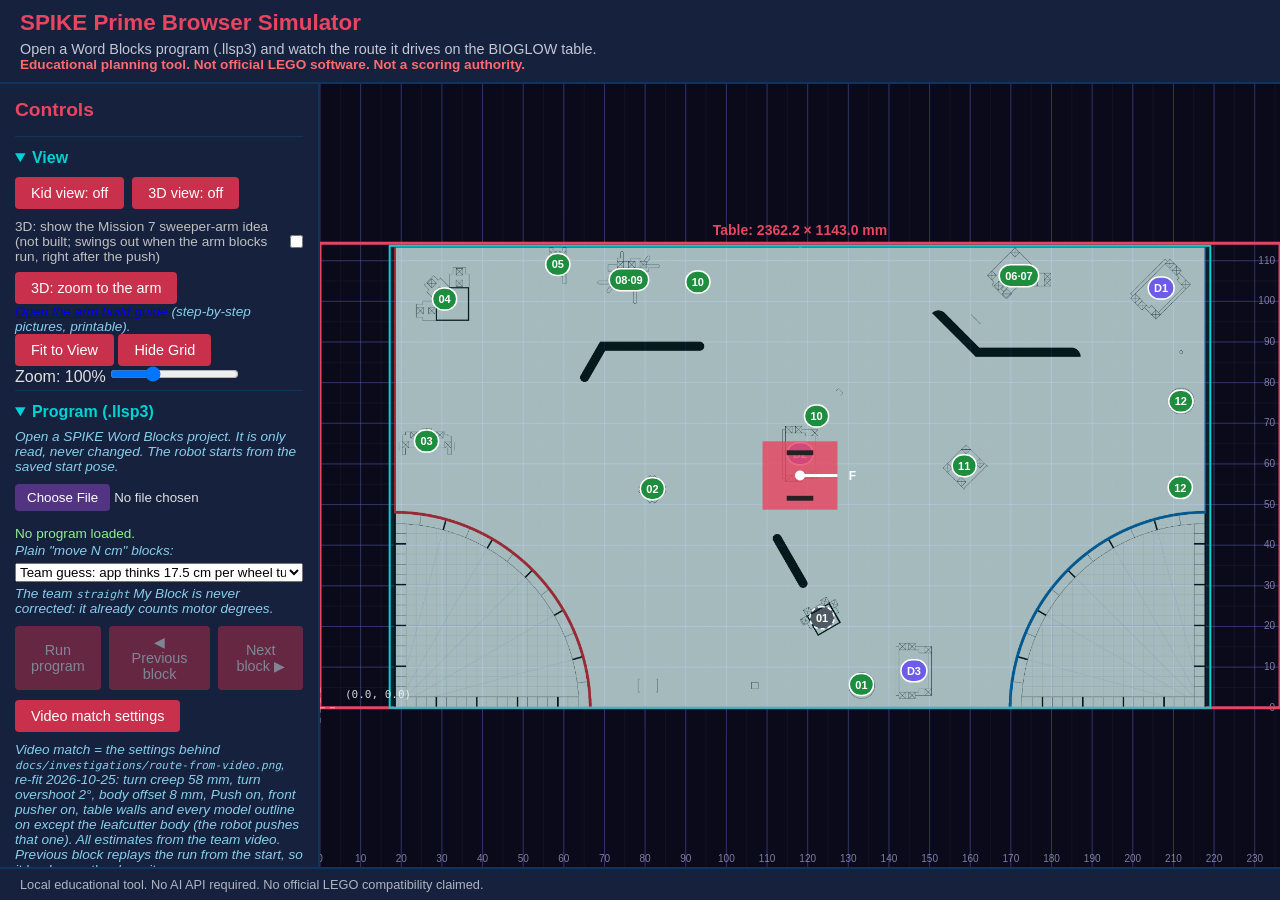
<file: index.html>
<!doctype html>
<html lang="en">
<head>
<meta charset="utf-8">
<meta name="viewport" content="width=device-width, initial-scale=1">
<title>SPIKE Prime Route Simulator</title>
<meta http-equiv="refresh" content="0; url=simulator/">
</head>
<body style="background:#1a1a2e;color:#e0e0e0;font-family:sans-serif;padding:16px">
<p><a href="simulator/" style="color:#feca57">Open the SPIKE Prime Route Simulator</a></p>
</body>
</html>
</file>
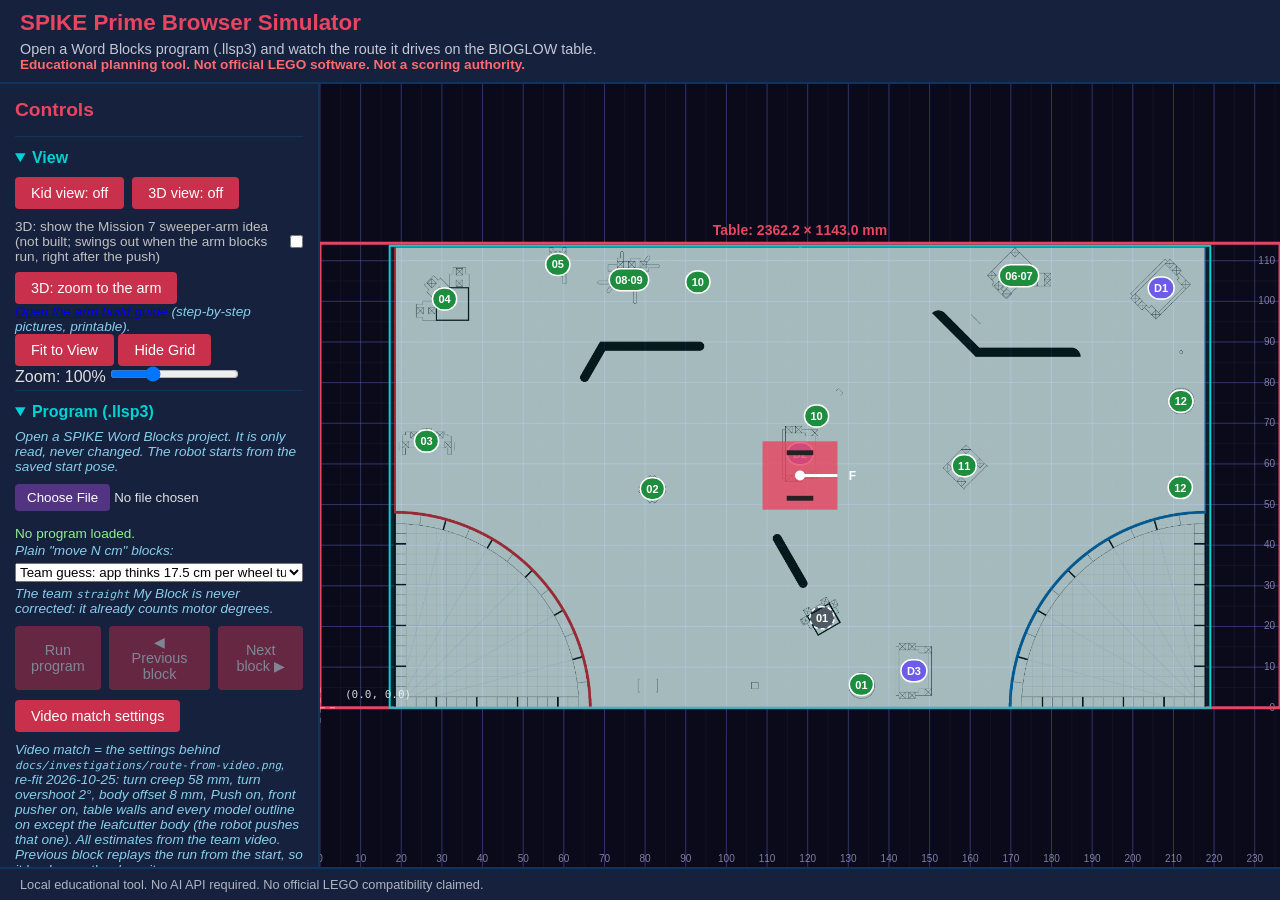
<file: simulator/index.html>
<!DOCTYPE html>
<html lang="en">
<head>
    <meta charset="UTF-8">
    <meta name="viewport" content="width=device-width, initial-scale=1.0">
    <title>SPIKE Prime Route Simulator</title>
    <link rel="stylesheet" href="styles.css?v=20261028a">
</head>
<body>
    <div id="app">
        <header>
            <h1>SPIKE Prime Browser Simulator</h1>
            <p class="subtitle">Open a Word Blocks program (.llsp3) and watch the route it drives on the BIOGLOW table.</p>
            <p class="warning">Educational planning tool. Not official LEGO software. Not a scoring authority.</p>
        </header>

        <main>
            <aside id="controls">
                <h2>Controls</h2>

                <details id="view-controls" open>
                    <summary>View</summary>
                    <div class="button-row">
                        <button id="btn-kid-view" aria-pressed="false">Kid view: off</button>
                        <button id="btn-3d" aria-pressed="false">3D view: off</button>
                    </div>
                    <p class="note kid-only">Kid view hides the grown-up settings and uses the settings from our robot video. Press it again to see everything.</p>
                    <div class="control-row">
                        <label for="show-sweeper">3D: show the Mission 7 sweeper-arm idea (not built; swings out when the arm blocks run, right after the push)</label>
                        <input type="checkbox" id="show-sweeper">
                    </div>
                    <button id="btn-zoom-arm">3D: zoom to the arm</button>
                    <p class="note"><a href="arm-build.html" target="_blank" rel="noopener">Open the arm build guide</a> (step-by-step pictures, printable).</p>
                    <p id="note-3d" class="note hidden">3D: drag to look around, scroll to zoom, right-drag to slide. Model heights are guesses. To move the robot by hand, go back to 2D.</p>
                    <button id="btn-fit-view">Fit to View</button>
                    <button id="btn-toggle-grid">Toggle Grid</button>
                    <div id="zoom-control">
                        <label for="zoom-slider">Zoom: <span id="zoom-value">100%</span></label>
                        <input type="range" id="zoom-slider" min="10" max="300" value="100">
                    </div>
                </details>
                <details id="program-panel" open>
                    <summary>Program (.llsp3)</summary>
                    <p class="note">Open a SPIKE Word Blocks project. It is only read, never changed. The robot starts from the saved start pose.</p>
                    <input type="file" id="program-file" accept=".llsp3">
                    <p id="program-info" class="info">No program loaded.</p>
                    <label for="program-move-mode" class="note">Plain "move N cm" blocks:</label>
                    <select id="program-move-mode">
                        <option value="commanded">Drive the cm asked</option>
                        <option value="app-guess" selected>Team guess: app thinks 17.5 cm per wheel turn</option>
                    </select>
                    <p class="note">The team <code>straight</code> My Block is never corrected: it already counts motor degrees.</p>
                    <div class="button-row">
                        <button id="btn-program-run">Run program</button>
                        <button id="btn-program-prev">◀ Previous block</button>
                        <button id="btn-program-next">Next block ▶</button>
                    </div>
                    <div class="button-row">
                        <button id="btn-video-match">Video match settings</button>
                    </div>
                    <p class="note">Video match = the settings behind <code>docs/investigations/route-from-video.png</code>, re-fit 2026-10-25: turn creep 58 mm, turn overshoot 2°, body offset 8 mm, Push on, front pusher on, table walls and every model outline on except the leafcutter body (the robot pushes that one). All estimates from the team video. Previous block replays the run from the start, so it lands exactly where it was.</p>
                    <div id="program-now" class="info"></div>
                    <ol id="program-list"></ol>
                    <table id="program-sensors">
                        <tr><td>Word Blocks yaw (clockwise +):</td><td id="prog-yaw">–</td></tr>
                        <tr><td>Relative position B:</td><td id="prog-pos-b">–</td></tr>
                        <tr><td>Relative position A:</td><td id="prog-pos-a">–</td></tr>
                        <tr><td>Attachment motors:</td><td id="prog-attach">–</td></tr>
                    </table>
                    <ul id="program-notes" class="warning"></ul>
                    <p class="note">Assumed, not confirmed: port B turns the left wheel and A the right. That is the only layout that matches both records (BA drives forward, turn 90 turns right). So pair AB drives backward. One loop pass takes one 5 ms step.</p>
                </details>

                <details id="run-controls" open>
                    <summary>Run Controls</summary>
                    <div class="control-row">
                        <label for="test-playback">Playback speed (×):</label>
                        <select id="test-playback">
                            <option value="0.25">0.25</option>
                            <option value="0.5">0.5</option>
                            <option value="1" selected>1</option>
                            <option value="2">2</option>
                            <option value="5">5</option>
                            <option value="10">10</option>
                        </select>
                    </div>
                    <div class="button-row">
                        <button id="btn-test-pause">Pause</button>
                        <button id="btn-test-step">Step 5 ms</button>
                        <button id="btn-test-stop">Stop</button>
                        <button id="btn-sim-reset">Reset</button>
                    </div>
                    <p id="mission-status" class="info" aria-live="polite"></p>
                    <div class="control-row">
                        <label for="table-walls">Table walls stop the robot:</label>
                        <input type="checkbox" id="table-walls" checked>
                    </div>
                    <p class="note">The robot's whole body box counts, not just its centre. If any corner touches a wall (or a model ticked in BIOGLOW Missions), the run pauses. The body box is centred on the wheels until the body offset is measured.</p>
                    <p class="note"><strong>Closest approach</strong> (walls and ticked models, nearest first). Gap = robot body (and the front pusher, if ticked) to the outline, in mm. Clears on Reset or when you tick or untick a model.</p>
                    <table id="clearance"></table>
                    <p class="note"><strong>Turns</strong> (in-place spins this run). Turned = how far it spun. Centre moved = how far the point between the wheels slid: the simulator's wheels are perfect, so this stays 0 unless the two wheels were told different speeds. On the real robot, a turn that moves the centre means slipping or bumping into something. Nearest = the closest wall or ticked model during that spin, and which part of the robot was nearest.</p>
                    <table id="turns"></table>
                </details>


                <details id="robot-controls" open>
                    <summary>Robot Placement</summary>
                    <p class="note">Body size is the team's measurement (no attachments). Drag the robot to move it. Use the 90° buttons to turn it.</p>
                    <div class="control-row">
                        <label for="robot-length">Body length (mm):</label>
                        <input type="number" id="robot-length" step="0.1" value="184.15">
                    </div>
                    <div class="control-row">
                        <label for="robot-width">Body width (mm):</label>
                        <input type="number" id="robot-width" step="0.1" value="168.275">
                    </div>
                    <div class="control-row">
                        <label for="robot-offset">Body offset (mm the body's middle sits ahead of the wheel axle; minus = behind; not measured):</label>
                        <input type="number" id="robot-offset" step="1" min="-80" max="80" value="0">
                    </div>
                    <div class="control-row">
                        <label for="robot-x">Position X (mm):</label>
                        <input type="number" id="robot-x" step="0.1" value="1181.1">
                    </div>
                    <div class="control-row">
                        <label for="robot-y">Position Y (mm):</label>
                        <input type="number" id="robot-y" step="0.1" value="571.5">
                    </div>
                    <div class="control-row">
                        <label for="robot-heading">Heading (°, 0 = right, + = counterclockwise):</label>
                        <input type="number" id="robot-heading" step="0.1" value="0">
                    </div>
                    <div class="button-row">
                        <button id="btn-rotate-left">⟲ Turn left 90°</button>
                        <button id="btn-rotate-right">⟳ Turn right 90°</button>
                    </div>
                    <div class="button-row">
                        <button id="btn-save-pose">Save as Start Pose</button>
                        <button id="btn-reset-pose">Reset to Start Pose</button>
                    </div>
                    <div id="start-pose-info" class="info">Start pose not saved yet.</div>
                </details>




                <details id="sensors" open>
                    <summary>Sensors and Telemetry</summary>
                    <table>
                        <tr><td>Status:</td><td id="tel-status">stopped</td></tr>
                        <tr><td>Time (simulation):</td><td id="tel-time">0.000 s</td></tr>
                        <tr><td>X:</td><td id="tel-x">0 mm</td></tr>
                        <tr><td>Y:</td><td id="tel-y">0 mm</td></tr>
                        <tr><td>World heading:</td><td id="tel-heading">0°</td></tr>
                        <tr><td>Gyro since reset:</td><td id="tel-gyro">0°</td></tr>
                        <tr><td>Logical left encoder:</td><td id="tel-enc-left">0°</td></tr>
                        <tr><td>Logical right encoder:</td><td id="tel-enc-right">0°</td></tr>
                    </table>
                    <p class="note">Heading and gyro: counterclockwise is +. SPIKE Word Blocks yaw counts clockwise as +, so it shows the opposite sign. Gyro is not wrapped (two left spins read 720°).</p>
                    <p class="note">Encoders are logical left/right, not ports A/B, because the A/B left/right mapping is not confirmed.</p>
                    <div id="tel-fault" class="warning hidden"></div>
                    <div class="button-row">
                        <button id="btn-gyro-reset">Reset gyro</button>
                    </div>
                    <div class="control-row">
                        <label for="path-show">Show path:</label>
                        <input type="checkbox" id="path-show" checked>
                    </div>
                    <div class="button-row">
                        <button id="btn-path-clear">Clear path</button>
                    </div>
                </details>
                <details id="mission-panel" open>
                    <summary>BIOGLOW Missions</summary>
                    <p class="note">Rules copied from the Robot Game Rulebook and Challenge Updates (see README). The rulebook is the authority. This is not a scorer.</p>
                    <div class="control-row">
                        <label for="mission-show">Show mission markers on the map:</label>
                        <input type="checkbox" id="mission-show" checked>
                    </div>
                    <select id="mission-select" aria-label="Mission"></select>
                    <div id="mission-detail"></div>
                    <p class="note">Markers are labels placed from the wireframe, good to about 15 mm. They are not collision shapes.</p>
                    <p class="note"><strong>Models that stop the robot</strong> (all off to start with, all estimates). If the robot touches a ticked model, the run pauses, unless "push" is ticked.</p>
                    <div class="control-row">
                        <label for="contact-push">Push: ticked models shove the robot aside, the run keeps going:</label>
                        <input type="checkbox" id="contact-push">
                    </div>
                    <div class="control-row">
                        <label for="front-pusher">Front pusher on the robot (from the video: 4 cm out, 4 cm wide, a bit left of centre):</label>
                        <input type="checkbox" id="front-pusher">
                    </div>
                    <div class="button-row">
                        <button id="obstacle-all-on">All on</button>
                        <button id="obstacle-all-off">All off</button>
                    </div>
                    <div id="obstacle-list"></div>
                    <p class="note">Outlines are read off the wireframe picture (good to about 5 mm). The real models' levers, plants and wires stick out further, and thin arms are left out. The robot touches Missions 06/07 and 11 on purpose, so ticking those will pause the run when it pushes them.</p>
                </details>

                <details id="drive-settings">
                    <summary>Drive Settings</summary>
                    <div class="control-row">
                        <label for="drive-preset">Robot profile:</label>
                        <select id="drive-preset">
                            <option value="team" selected>Team robot (estimates from the video)</option>
                            <option value="ideal">Ideal robot (perfect turns and moves)</option>
                            <option value="custom">Custom</option>
                        </select>
                    </div>
                    <p class="note">Team robot = plain "move N cm" blocks drive 17.5-cm-per-wheel-turn too far (team record, 20.5 vs 17.5 cm) and every turn goes 5° too far (read from the gyro video). Both are estimates, not measurements. Ideal = the old simulator defaults. Changing either number by hand switches this to Custom.</p>
                    <p class="note">Wheel diameter is from the team record (about 20.5 cm per wheel turn). Everything else is an example or estimate, not a measurement of our robot.</p>
                    <div class="control-row">
                        <label for="drive-wheel-diameter">Wheel diameter (mm):</label>
                        <input type="number" id="drive-wheel-diameter" step="0.1" value="65.3">
                    </div>
                    <div class="control-row">
                        <label for="drive-track-width">Track width (mm, example):</label>
                        <input type="number" id="drive-track-width" step="0.1" value="112">
                    </div>
                    <div class="control-row">
                        <label for="drive-gear-ratio">Gear ratio (motor turns per wheel turn, example):</label>
                        <input type="number" id="drive-gear-ratio" step="0.01" value="1">
                    </div>
                    <div class="control-row">
                        <label for="drive-max-speed">Max motor speed at 100% (deg/s, estimate):</label>
                        <input type="number" id="drive-max-speed" step="1" value="1050">
                    </div>
                    <div class="control-row">
                        <label for="drive-left-sign">Left motor encoder sign (example):</label>
                        <select id="drive-left-sign"><option value="1">+1</option><option value="-1">-1</option></select>
                    </div>
                    <div class="control-row">
                        <label for="drive-right-sign">Right motor encoder sign (example):</label>
                        <select id="drive-right-sign"><option value="1">+1</option><option value="-1">-1</option></select>
                    </div>
                    <p class="note">Encoder sign = which way the motor counts when its wheel rolls forward. It does not change which way the robot drives.</p>
                    <div class="control-row">
                        <label for="drive-turn-overshoot">Turn overshoot (° after each in-place turn, estimate):</label>
                        <input type="number" id="drive-turn-overshoot" step="0.5" min="0" max="45" value="5">
                    </div>
                    <p class="note">Not measured (5 is read from the video). 0 = ideal motors that stop at once. Used only by .llsp3 programs: after "stop moving" ends a spin, the robot keeps turning this much further.</p>
                    <div class="control-row">
                        <label for="drive-turn-creep">Turn creep (mm the robot slides back when a turn starts at 42% speed; hypothesis):</label>
                        <input type="number" id="drive-turn-creep" step="5" min="0" max="300" value="0">
                    </div>
                    <p class="note">Hypothesis from the team video: fast-starting turns slid back (about 6 cm for <code>turn 85</code>, which starts at 42%; about 0 for <code>turn 20</code>, 16%). Scaled by (start speed - 15%) / 27%. 0 = no creep. Measure it with turn-test on the mat (tape marks).</p>
                    <table>
                        <tr><td>Team movement pair:</td><td>BA</td></tr>
                        <tr><td>Which of A/B is left:</td><td>Not confirmed</td></tr>
                    </table>
                    <div id="drive-errors" class="warning hidden"></div>
                </details>

                <details id="table-info">
                    <summary>Table Dimensions</summary>
                    <table>
                        <tr><td>Interior X:</td><td>2362.2 mm</td></tr>
                        <tr><td>Interior Y:</td><td>1143 mm</td></tr>
                        <tr><td>Aspect ratio:</td><td id="table-aspect">2.067</td></tr>
                    </table>
                </details>

                <details id="mat-controls">
                    <summary>Mat Placement</summary>
                    <p class="note">Aligned to the bottom wall and centred left to right, as the Robot Game Rulebook (Field Setup, Step 1) says.</p>
                    <div class="control-row">
                        <label for="mat-x">Mat X offset (mm):</label>
                        <input type="number" id="mat-x" step="0.01" value="171.45">
                    </div>
                    <div class="control-row">
                        <label for="mat-y">Mat Y offset (mm):</label>
                        <input type="number" id="mat-y" step="0.01" value="0">
                    </div>
                    <div class="control-row">
                        <label for="mat-rotation">Mat rotation (°):</label>
                        <input type="number" id="mat-rotation" step="0.1" value="0">
                    </div>
                    <div id="mat-warning" class="warning hidden">Mat extends outside table!</div>
                    <table>
                        <tr><td>Mat X:</td><td>2019.3 mm</td></tr>
                        <tr><td>Mat Y:</td><td>1136.65 mm</td></tr>
                    </table>
                </details>

                <details id="background-controls">
                    <summary>Background Image</summary>
                    <div class="button-row">
                        <button id="btn-load-bioglow">Load BIOGLOW Wireframe</button>
                    </div>
                    <input type="file" id="bg-file" accept="image/png,image/jpeg,image/jpg">
                    <button id="btn-remove-bg" class="hidden">Remove Background</button>
                    <div id="bg-settings" class="hidden">
                        <p id="bg-source" class="info"></p>
                        <canvas id="bg-preview" width="280" height="160" title="Whole image. Red box = crop used as the mat."></canvas>
                        <div class="control-row">
                            <label for="bg-show">Show background:</label>
                            <input type="checkbox" id="bg-show" checked>
                        </div>
                        <div class="control-row">
                            <label for="bg-opacity">Opacity:</label>
                            <input type="range" id="bg-opacity" min="0" max="100" value="70">
                            <span id="bg-opacity-value">70%</span>
                        </div>
                        <p class="info">Crop = the part of the image that is the mat edge (image pixels, from top-left).</p>
                        <div class="control-row">
                            <label for="bg-crop-x">Crop left (px):</label>
                            <input type="number" id="bg-crop-x" step="1" value="0">
                        </div>
                        <div class="control-row">
                            <label for="bg-crop-y">Crop top (px):</label>
                            <input type="number" id="bg-crop-y" step="1" value="0">
                        </div>
                        <div class="control-row">
                            <label for="bg-crop-w">Crop width (px):</label>
                            <input type="number" id="bg-crop-w" step="1" value="0">
                        </div>
                        <div class="control-row">
                            <label for="bg-crop-h">Crop height (px):</label>
                            <input type="number" id="bg-crop-h" step="1" value="0">
                        </div>
                        <div class="control-row">
                            <label for="bg-orientation">Orientation (°):</label>
                            <select id="bg-orientation">
                                <option value="0">0</option>
                                <option value="90">90</option>
                                <option value="180">180</option>
                                <option value="270">270</option>
                            </select>
                        </div>
                        <div class="button-row">
                            <button id="btn-reset-crop">Reset Crop</button>
                        </div>
                        <div id="aspect-check" class="info"></div>
                        <p class="warning">Artwork only. Not collision geometry, not a sensor map.</p>
                    </div>
                </details>
                <details id="grid-controls">
                    <summary>Grid Settings</summary>
                    <div class="control-row">
                        <label for="grid-minor">Minor spacing (mm):</label>
                        <input type="number" id="grid-minor" step="1" value="50">
                    </div>
                    <div class="control-row">
                        <label for="grid-major">Major spacing (mm):</label>
                        <input type="number" id="grid-major" step="1" value="100">
                    </div>
                </details>

                <details id="movement-test">
                    <summary>Movement Test</summary>
                    <p class="note">Bounded physics test: two wheel speeds for a set time. + speed rolls that wheel forward.</p>
                    <div class="control-row">
                        <label for="test-left">Left wheel speed (%):</label>
                        <input type="number" id="test-left" min="-100" max="100" step="1" value="50">
                    </div>
                    <div class="control-row">
                        <label for="test-right">Right wheel speed (%):</label>
                        <input type="number" id="test-right" min="-100" max="100" step="1" value="50">
                    </div>
                    <div class="control-row">
                        <label for="test-duration">Duration (simulation s):</label>
                        <input type="number" id="test-duration" min="0.005" max="600" step="0.1" value="2">
                    </div>
                    <div class="button-row">
                        <button id="btn-test-start">Start test</button>
                    </div>
                </details>
                <details id="cursor-info">
                    <summary>Cursor Position</summary>
                    <table>
                        <tr><td>X:</td><td id="cursor-x-mm">0 mm</td></tr>
                        <tr><td>Y:</td><td id="cursor-y-mm">0 mm</td></tr>
                        <tr><td>X:</td><td id="cursor-x-cm">0 cm</td></tr>
                        <tr><td>Y:</td><td id="cursor-y-cm">0 cm</td></tr>
                    </table>
                </details>
            </aside>

            <div id="canvas-container">
                <div id="view3d" class="hidden"></div>
                <canvas id="simulator" role="img" aria-label="Robot game table seen from above: the mat, the robot, the models and the path the robot drove. Robot position and heading are in Robot Placement and Sensors."></canvas>
                <p id="sr-status" class="sr-only" aria-live="polite"></p>
            </div>
        </main>

        <footer>
            <p>Local educational tool. No AI API required. No official LEGO compatibility claimed.</p>
        </footer>
    </div>

    <script src="physics.js?v=20261028a"></script>
    <script src="llsp3.js?v=20261028a"></script>
    <script src="wordblocks.js?v=20261028a"></script>
    <script src="missions.js?v=20261028a"></script>
    <script src="vendor/three.min.js"></script>
    <script src="vendor/OrbitControls.js"></script>
    <script src="models3d.js?v=20261028a"></script>
    <script src="view3d.js?v=20261028a"></script>
    <script src="app.js?v=20261028a"></script>
</body>
</html>
</file>
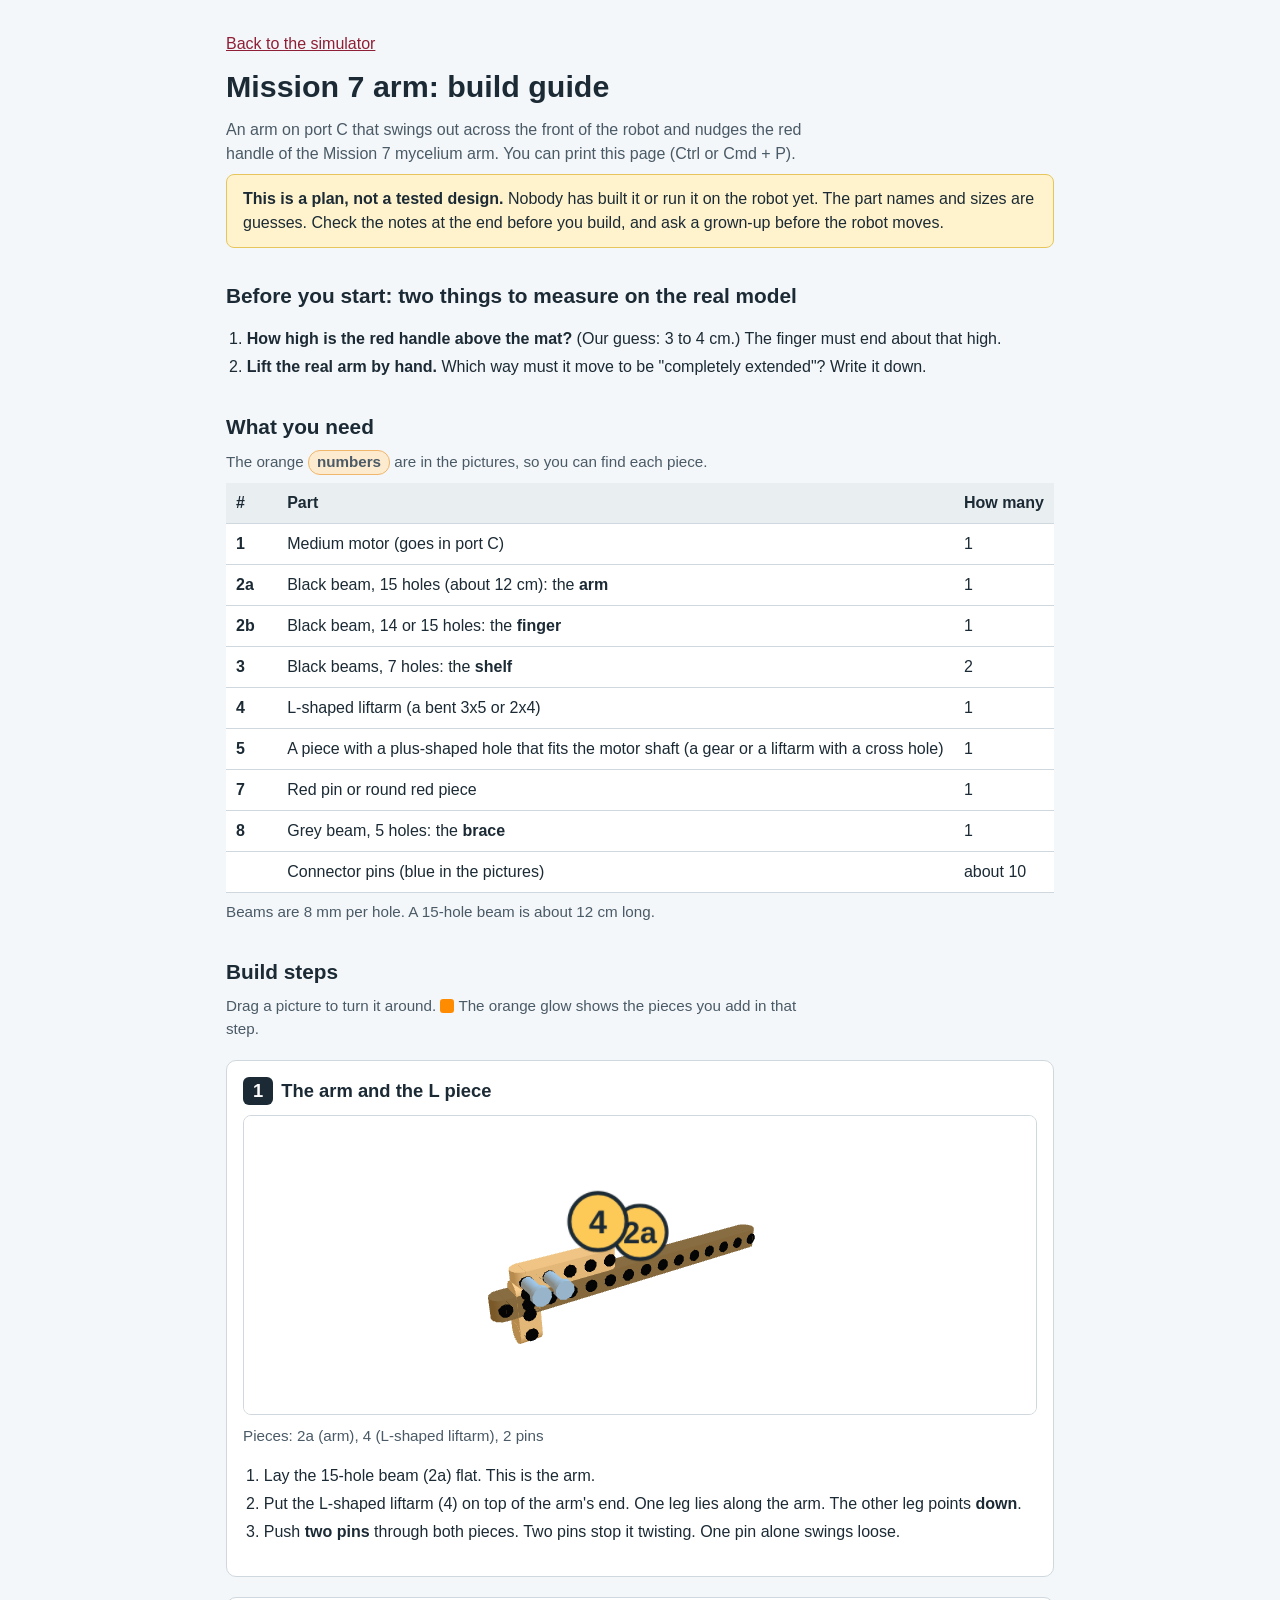
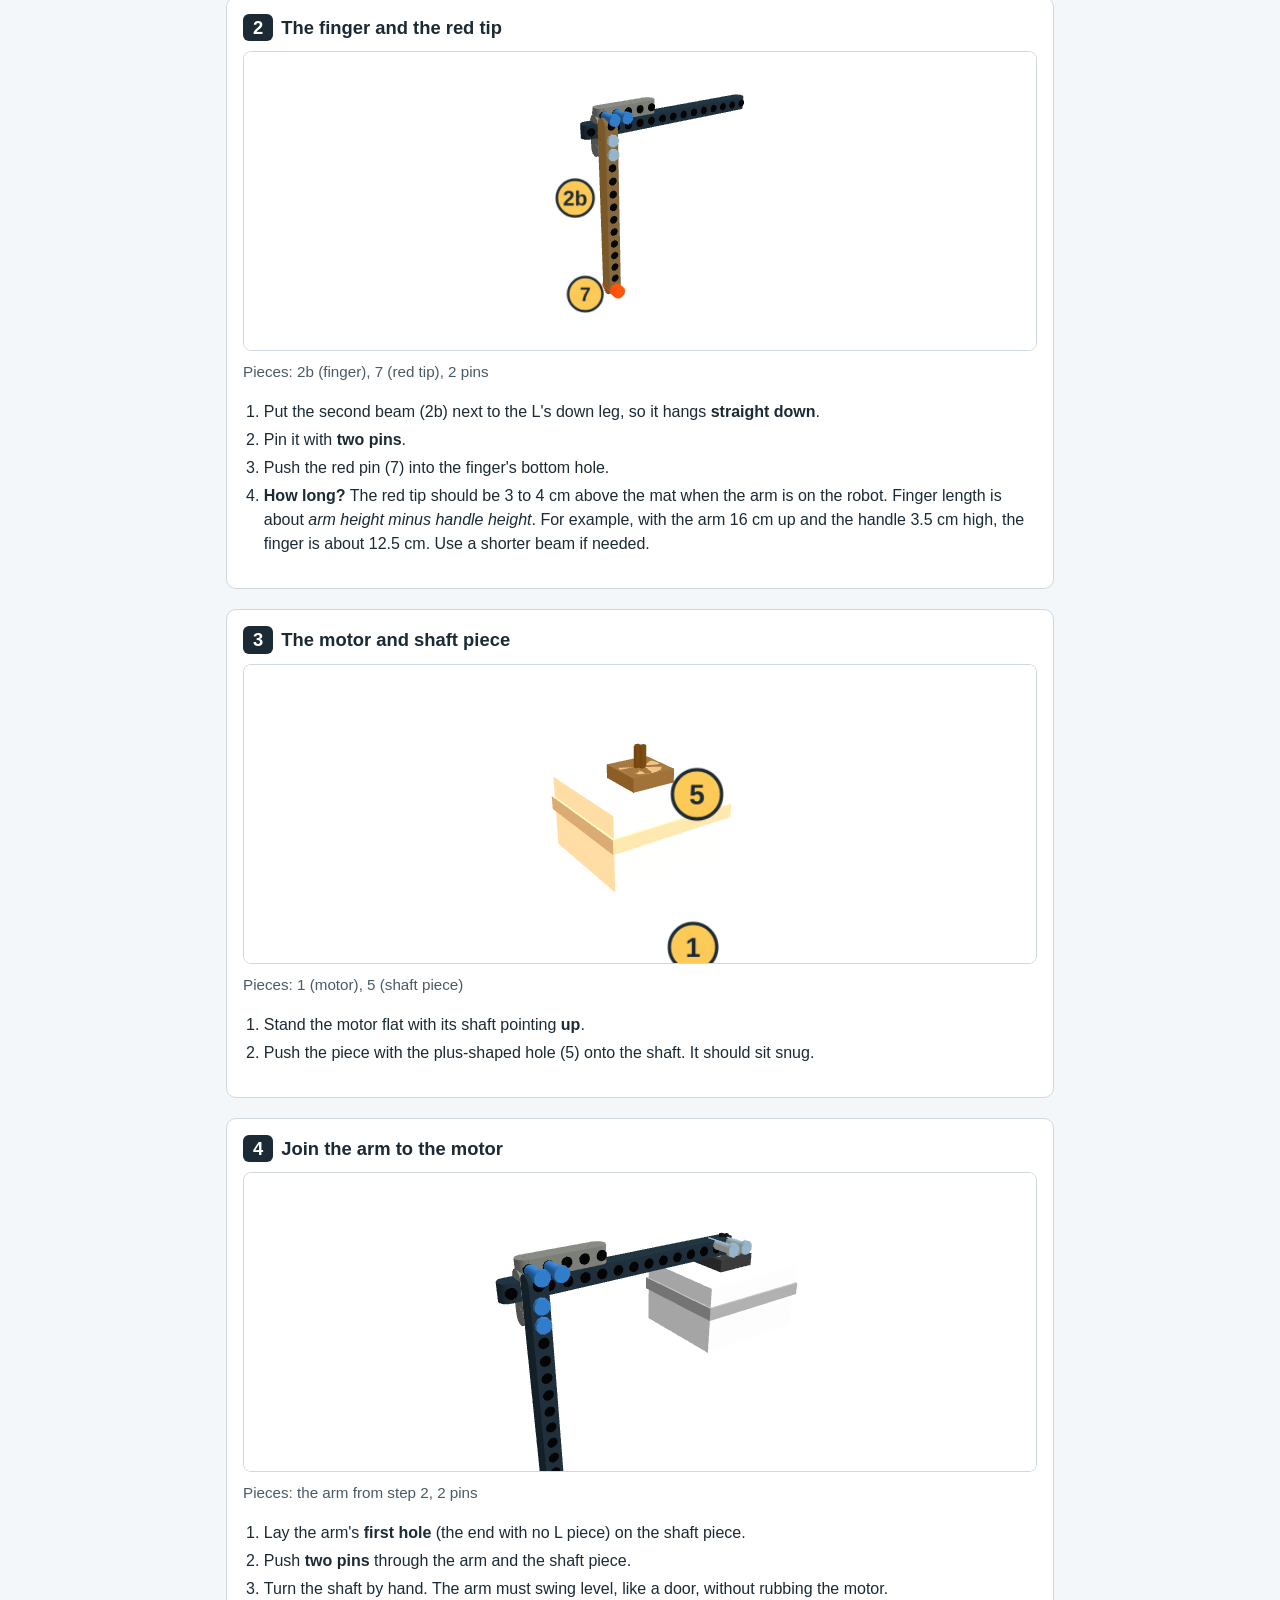
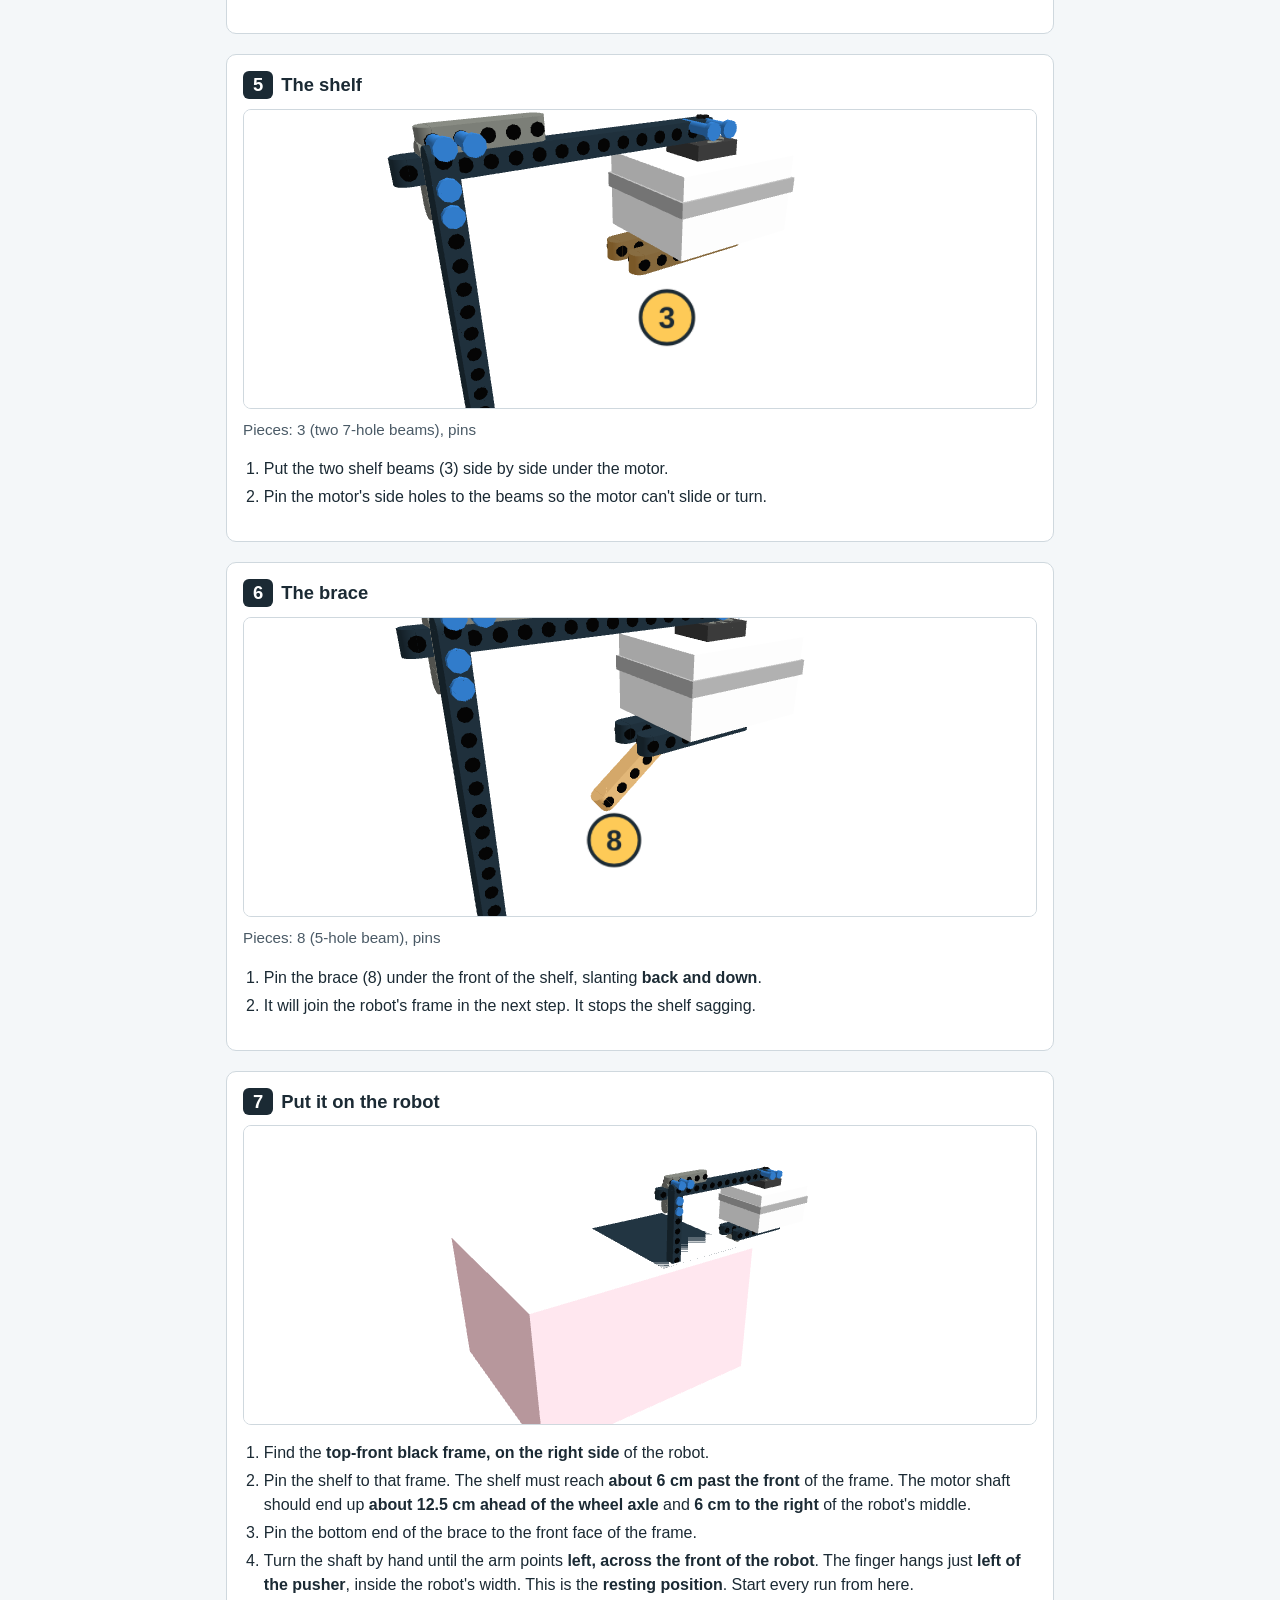
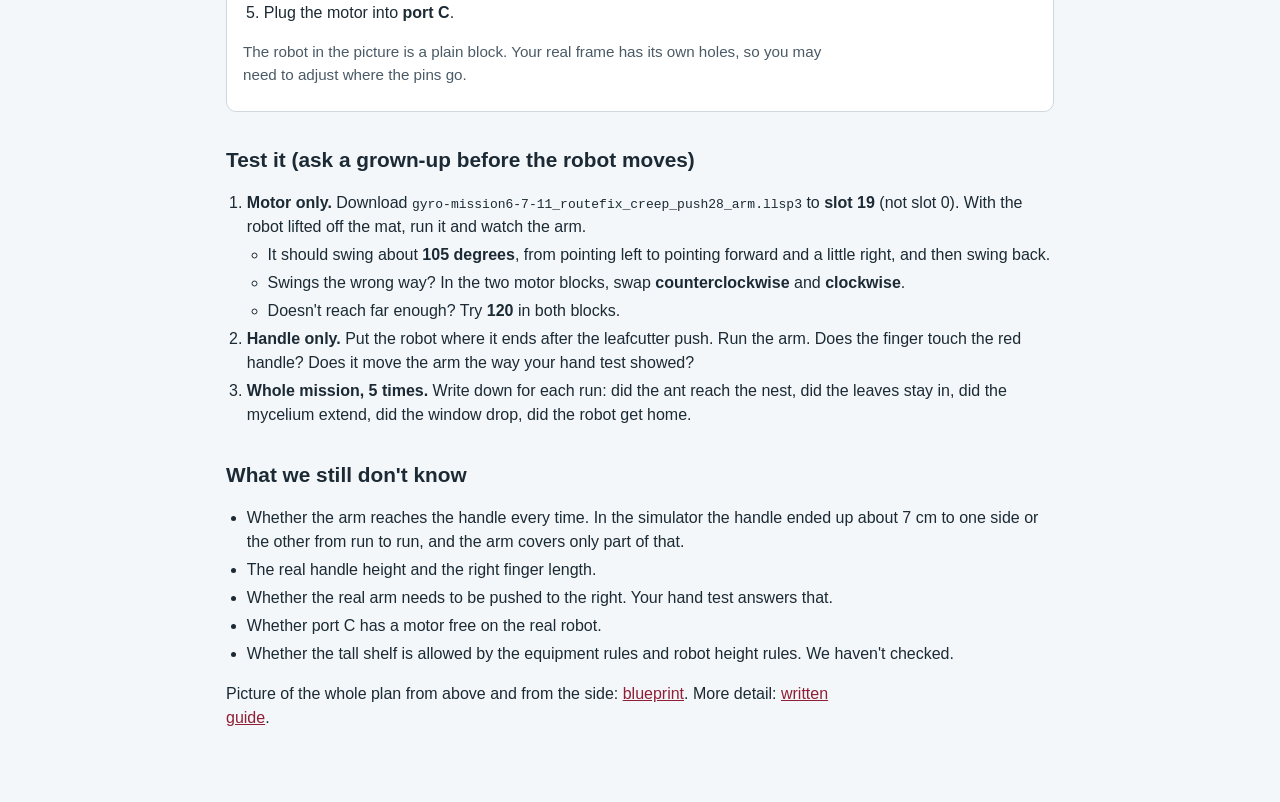
<file: simulator/arm-build.html>
<!DOCTYPE html>
<html lang="en">
<head>
    <meta charset="UTF-8">
    <meta name="viewport" content="width=device-width, initial-scale=1.0">
    <title>Mission 7 Arm: Build Guide</title>
    <style>
        :root {
            --ink: #1b2a34;
            --muted: #4a5a66;
            --line: #cfd8de;
            --accent: #c8304b;
            --glow: #ff8c00;
            --paper: #ffffff;
            --soft: #f4f7f9;
        }
        * { box-sizing: border-box; }
        body { margin: 0; font-family: -apple-system, BlinkMacSystemFont, "Segoe UI", Roboto, sans-serif; color: var(--ink); background: var(--soft); line-height: 1.5; }
        main { max-width: 860px; margin: 0 auto; padding: 24px 16px 64px; }
        h1 { font-size: 1.9rem; margin: 0 0 4px; }
        h2 { font-size: 1.3rem; margin: 32px 0 8px; }
        p { margin: 8px 0; max-width: 70ch; }
        .lead { color: var(--muted); }
        .warn { background: #fff3cd; border: 1px solid #e6c65c; border-radius: 8px; padding: 12px 16px; }
        table { width: 100%; border-collapse: collapse; background: var(--paper); margin: 8px 0; }
        th, td { text-align: left; padding: 8px 10px; border-bottom: 1px solid var(--line); vertical-align: top; }
        th { background: #e9eef1; }
        td.num { width: 3.2rem; font-weight: bold; }
        .step { background: var(--paper); border: 1px solid var(--line); border-radius: 10px; padding: 16px; margin: 20px 0; break-inside: avoid; }
        .step h3 { margin: 0 0 4px; font-size: 1.15rem; }
        .step h3 span { display: inline-block; background: var(--ink); color: #fff; border-radius: 6px; padding: 0 10px; margin-right: 8px; }
        .pic { width: 100%; height: 300px; border: 1px solid var(--line); border-radius: 8px; overflow: hidden; margin: 10px 0; background: #fff; touch-action: none; }
        .need { color: var(--muted); font-size: 0.95rem; }
        .glowkey { display: inline-block; width: 14px; height: 14px; background: var(--glow); border-radius: 3px; vertical-align: -2px; }
        ol, ul { padding-left: 1.3rem; }
        li { margin: 4px 0; }
        .badge { display: inline-block; background: #fdebd0; border: 1px solid #f0b66b; border-radius: 12px; padding: 0 8px; font-weight: bold; }
        a { color: #8f1f36; }
        @media print {
            body { background: #fff; }
            .noprint { display: none; }
            .step { page-break-inside: avoid; }
        }
    </style>
</head>
<body>
<main>
    <p class="noprint"><a href="index.html">Back to the simulator</a></p>
    <h1>Mission 7 arm: build guide</h1>
    <p class="lead">An arm on port C that swings out across the front of the robot and nudges the red handle of the Mission 7 mycelium arm. You can print this page (Ctrl or Cmd + P).</p>

    <div class="warn">
        <strong>This is a plan, not a tested design.</strong> Nobody has built it or run it on the robot yet. The part names and sizes are guesses. Check the notes at the end before you build, and ask a grown-up before the robot moves.
    </div>

    <h2>Before you start: two things to measure on the real model</h2>
    <ol>
        <li><strong>How high is the red handle above the mat?</strong> (Our guess: 3 to 4 cm.) The finger must end about that high.</li>
        <li><strong>Lift the real arm by hand.</strong> Which way must it move to be "completely extended"? Write it down.</li>
    </ol>

    <h2>What you need</h2>
    <p class="need">The orange <span class="badge">numbers</span> are in the pictures, so you can find each piece.</p>
    <table>
        <tr><th>#</th><th>Part</th><th>How many</th></tr>
        <tr><td class="num">1</td><td>Medium motor (goes in port C)</td><td>1</td></tr>
        <tr><td class="num">2a</td><td>Black beam, 15 holes (about 12 cm): the <strong>arm</strong></td><td>1</td></tr>
        <tr><td class="num">2b</td><td>Black beam, 14 or 15 holes: the <strong>finger</strong></td><td>1</td></tr>
        <tr><td class="num">3</td><td>Black beams, 7 holes: the <strong>shelf</strong></td><td>2</td></tr>
        <tr><td class="num">4</td><td>L-shaped liftarm (a bent 3x5 or 2x4)</td><td>1</td></tr>
        <tr><td class="num">5</td><td>A piece with a plus-shaped hole that fits the motor shaft (a gear or a liftarm with a cross hole)</td><td>1</td></tr>
        <tr><td class="num">7</td><td>Red pin or round red piece</td><td>1</td></tr>
        <tr><td class="num">8</td><td>Grey beam, 5 holes: the <strong>brace</strong></td><td>1</td></tr>
        <tr><td class="num"></td><td>Connector pins (blue in the pictures)</td><td>about 10</td></tr>
    </table>
    <p class="need">Beams are 8 mm per hole. A 15-hole beam is about 12 cm long.</p>

    <h2>Build steps</h2>
    <p class="need">Drag a picture to turn it around. <span class="glowkey"></span> The orange glow shows the pieces you add in that step.</p>

    <section class="step">
        <h3><span>1</span>The arm and the L piece</h3>
        <div class="pic" id="pic1"></div>
        <p class="need">Pieces: 2a (arm), 4 (L-shaped liftarm), 2 pins</p>
        <ol>
            <li>Lay the 15-hole beam (2a) flat. This is the arm.</li>
            <li>Put the L-shaped liftarm (4) on top of the arm's end. One leg lies along the arm. The other leg points <strong>down</strong>.</li>
            <li>Push <strong>two pins</strong> through both pieces. Two pins stop it twisting. One pin alone swings loose.</li>
        </ol>
    </section>

    <section class="step">
        <h3><span>2</span>The finger and the red tip</h3>
        <div class="pic" id="pic2"></div>
        <p class="need">Pieces: 2b (finger), 7 (red tip), 2 pins</p>
        <ol>
            <li>Put the second beam (2b) next to the L's down leg, so it hangs <strong>straight down</strong>.</li>
            <li>Pin it with <strong>two pins</strong>.</li>
            <li>Push the red pin (7) into the finger's bottom hole.</li>
            <li><strong>How long?</strong> The red tip should be 3 to 4 cm above the mat when the arm is on the robot. Finger length is about <em>arm height minus handle height</em>. For example, with the arm 16 cm up and the handle 3.5 cm high, the finger is about 12.5 cm. Use a shorter beam if needed.</li>
        </ol>
    </section>

    <section class="step">
        <h3><span>3</span>The motor and shaft piece</h3>
        <div class="pic" id="pic3"></div>
        <p class="need">Pieces: 1 (motor), 5 (shaft piece)</p>
        <ol>
            <li>Stand the motor flat with its shaft pointing <strong>up</strong>.</li>
            <li>Push the piece with the plus-shaped hole (5) onto the shaft. It should sit snug.</li>
        </ol>
    </section>

    <section class="step">
        <h3><span>4</span>Join the arm to the motor</h3>
        <div class="pic" id="pic4"></div>
        <p class="need">Pieces: the arm from step 2, 2 pins</p>
        <ol>
            <li>Lay the arm's <strong>first hole</strong> (the end with no L piece) on the shaft piece.</li>
            <li>Push <strong>two pins</strong> through the arm and the shaft piece.</li>
            <li>Turn the shaft by hand. The arm must swing level, like a door, without rubbing the motor.</li>
        </ol>
    </section>

    <section class="step">
        <h3><span>5</span>The shelf</h3>
        <div class="pic" id="pic5"></div>
        <p class="need">Pieces: 3 (two 7-hole beams), pins</p>
        <ol>
            <li>Put the two shelf beams (3) side by side under the motor.</li>
            <li>Pin the motor's side holes to the beams so the motor can't slide or turn.</li>
        </ol>
    </section>

    <section class="step">
        <h3><span>6</span>The brace</h3>
        <div class="pic" id="pic6"></div>
        <p class="need">Pieces: 8 (5-hole beam), pins</p>
        <ol>
            <li>Pin the brace (8) under the front of the shelf, slanting <strong>back and down</strong>.</li>
            <li>It will join the robot's frame in the next step. It stops the shelf sagging.</li>
        </ol>
    </section>

    <section class="step">
        <h3><span>7</span>Put it on the robot</h3>
        <div class="pic" id="pic7"></div>
        <ol>
            <li>Find the <strong>top-front black frame, on the right side</strong> of the robot.</li>
            <li>Pin the shelf to that frame. The shelf must reach <strong>about 6 cm past the front</strong> of the frame. The motor shaft should end up <strong>about 12.5 cm ahead of the wheel axle</strong> and <strong>6 cm to the right</strong> of the robot's middle.</li>
            <li>Pin the bottom end of the brace to the front face of the frame.</li>
            <li>Turn the shaft by hand until the arm points <strong>left, across the front of the robot</strong>. The finger hangs just <strong>left of the pusher</strong>, inside the robot's width. This is the <strong>resting position</strong>. Start every run from here.</li>
            <li>Plug the motor into <strong>port C</strong>.</li>
        </ol>
        <p class="need">The robot in the picture is a plain block. Your real frame has its own holes, so you may need to adjust where the pins go.</p>
    </section>

    <h2>Test it (ask a grown-up before the robot moves)</h2>
    <ol>
        <li><strong>Motor only.</strong> Download <code>gyro-mission6-7-11_routefix_creep_push28_arm.llsp3</code> to <strong>slot 19</strong> (not slot 0). With the robot lifted off the mat, run it and watch the arm.
            <ul>
                <li>It should swing about <strong>105 degrees</strong>, from pointing left to pointing forward and a little right, and then swing back.</li>
                <li>Swings the wrong way? In the two motor blocks, swap <strong>counterclockwise</strong> and <strong>clockwise</strong>.</li>
                <li>Doesn't reach far enough? Try <strong>120</strong> in both blocks.</li>
            </ul>
        </li>
        <li><strong>Handle only.</strong> Put the robot where it ends after the leafcutter push. Run the arm. Does the finger touch the red handle? Does it move the arm the way your hand test showed?</li>
        <li><strong>Whole mission, 5 times.</strong> Write down for each run: did the ant reach the nest, did the leaves stay in, did the mycelium extend, did the window drop, did the robot get home.</li>
    </ol>

    <h2>What we still don't know</h2>
    <ul>
        <li>Whether the arm reaches the handle every time. In the simulator the handle ended up about 7 cm to one side or the other from run to run, and the arm covers only part of that.</li>
        <li>The real handle height and the right finger length.</li>
        <li>Whether the real arm needs to be pushed to the right. Your hand test answers that.</li>
        <li>Whether port C has a motor free on the real robot.</li>
        <li>Whether the tall shelf is allowed by the equipment rules and robot height rules. We haven't checked.</li>
    </ul>
    <p class="noprint">Picture of the whole plan from above and from the side: <a href="../docs/mission7-arm-blueprint.svg">blueprint</a>. More detail: <a href="../docs/mission7-arm-build-guide.md">written guide</a>.</p>
</main>
<script src="vendor/three.min.js"></script>
<script src="vendor/OrbitControls.js"></script>
<script src="arm-build.js?v=4"></script>
</body>
</html>
</file>
<file: simulator/styles.css>
/* SPIKE Prime Browser Simulator - Styles */

:root {
    --button: #c8304b;          /* white text 5.3:1 */
    --button-hover: #a92640;    /* darker on hover, so contrast goes up, not down */
    --button-active: #8f1f36;
    --focus: #feca57;           /* same yellow as the path; 10:1 on the panel */
}

* {
    margin: 0;
    padding: 0;
    box-sizing: border-box;
}

body {
    font-family: -apple-system, BlinkMacSystemFont, 'Segoe UI', Roboto, Oxygen, Ubuntu, sans-serif;
    background: #1a1a2e;
    color: #e0e0e0;
    height: 100vh;
    overflow: hidden;
}

#app {
    display: flex;
    flex-direction: column;
    height: 100vh;
}

header {
    background: #16213e;
    padding: 10px 20px;
    border-bottom: 2px solid #0f3460;
}

header h1 {
    font-size: 1.4em;
    color: #e94560;
    margin-bottom: 5px;
}

.subtitle {
    font-size: 0.9em;
    color: #c4c8d4;
}

.warning {
    color: #ff6b6b;
    font-size: 0.85em;
    font-weight: bold;
}

.note {
    color: #87ceeb;
    font-size: 0.85em;
    font-style: italic;
    text-wrap: pretty;   /* no single word left alone on the last line */
}

#view3d {
    position: absolute;
    inset: 0;
}

/* Kid view: only what a student needs to run a program; grown-up settings and long notes are hidden */
body:not(.kid-view) .kid-only,
body.kid-view :is(#robot-controls, #sensors, #drive-settings, #table-info, #mat-controls, #background-controls, #grid-controls, #movement-test, #cursor-info),
body.kid-view #controls .note:not(.kid-only):not(#note-3d),
body.kid-view :is(#program-sensors, #program-notes, #clearance, #turns, #obstacle-list, #zoom-control, #btn-test-step, #program-move-mode, label[for="program-move-mode"]),
body.kid-view #mission-panel :is(.control-row, .button-row),
body.kid-view .control-row:has(#table-walls) {
    display: none;
}

body.kid-view #controls button {
    font-size: 1em;
    padding: 10px 16px;
}

/* Read by screen readers, not shown */
.sr-only {
    position: absolute;
    width: 1px;
    height: 1px;
    overflow: hidden;
    clip-path: inset(50%);
    white-space: nowrap;
}

.info {
    color: #90ee90;
    font-size: 0.85em;
    margin-top: 5px;
}

main {
    display: flex;
    flex: 1;
    overflow: hidden;
}

#controls {
    width: 320px;
    background: #16213e;
    padding: 15px;
    overflow-y: auto;
    border-right: 2px solid #0f3460;
}

#controls h2 {
    color: #e94560;
    margin-bottom: 15px;
    font-size: 1.2em;
}

#controls details {
    border-top: 1px solid #0f3460;
    padding: 4px 0;
}

#controls summary {
    color: #00d2d3;
    margin: 8px 0;
    font-size: 1em;
    font-weight: bold;
    cursor: pointer;
}

#mission-select {
    width: 100%;
    margin: 6px 0;
}

#mission-detail h4 {
    color: #feca57;
    margin: 8px 0 4px 0;
}

#mission-detail ul {
    padding-left: 18px;
    font-size: 0.85em;
    margin: 4px 0;
}

#mission-detail ul.note, #mission-detail ul.warning {
    font-weight: normal;
}

.control-row {
    display: flex;
    align-items: center;
    margin: 8px 0;
    gap: 8px;
}

.control-row label {
    flex: 1;
    font-size: 0.85em;
    color: #c0c0c0;
}

.control-row input[type="number"] {
    width: 100px;
    padding: 4px 8px;
    background: #0f3460;
    border: 1px solid #533483;
    color: #e0e0e0;
    border-radius: 4px;
    font-size: 0.9em;
}

.control-row input[type="range"] {
    flex: 1;
}

.button-row {
    display: flex;
    gap: 8px;
    margin: 10px 0;
}

button {
    padding: 8px 16px;
    background: var(--button);
    color: white;
    border: none;
    border-radius: 4px;
    cursor: pointer;
    font-size: 0.9em;
    transition: background 0.2s;
}

button:hover:not(:disabled) {
    background: var(--button-hover);
}

button:active:not(:disabled) {
    background: var(--button-active);
}

button:disabled {
    opacity: 0.45;
    cursor: not-allowed;
}

:focus-visible {
    outline: 2px solid var(--focus);
    outline-offset: 2px;
}

table {
    width: 100%;
    margin: 8px 0;
    font-size: 0.85em;
}

table td {
    padding: 3px 5px;
}

table td:first-child {
    color: #87ceeb;
}

table td:last-child {
    text-align: right;
    color: #e0e0e0;
}

#canvas-container {
    flex: 1;
    position: relative;
    overflow: hidden;
    background: #0a0a1a;
}

#simulator {
    display: block;
    cursor: crosshair;
}

#simulator.dragging-robot {
    cursor: grab;
}

#simulator.dragging-robot:active {
    cursor: grabbing;
}


body.file-over::after {
    content: "Drop the .llsp3 file to open it";
    position: fixed;
    inset: 0;
    display: flex;
    align-items: center;
    justify-content: center;
    font-size: 2em;
    font-weight: bold;
    color: white;
    background: rgba(233, 69, 96, 0.35);
    border: 6px dashed white;
    pointer-events: none;
    z-index: 10;
}
.hidden {
    display: none !important;
}

#bg-preview {
    width: 100%;
    background: white;
    border: 1px solid #533483;
}

#bg-file, #program-file {
    margin: 10px 0;
    color: #e0e0e0;
}

#bg-file::file-selector-button, #program-file::file-selector-button {
    padding: 6px 12px;
    background: #533483;
    color: white;
    border: none;
    border-radius: 4px;
    cursor: pointer;
}

#program-list {
    max-height: 260px;
    overflow-y: auto;
    margin: 8px 0;
    padding-left: 28px;
    font-size: 0.85em;
    font-family: monospace;
    color: #c0c0c0;
}

#program-list li.active {
    background: #e94560;
    color: white;
}

#program-list li.done {
    color: #707070;
}

#program-notes {
    padding-left: 18px;
    font-weight: normal;
}

#program-move-mode {
    width: 100%;
    margin: 4px 0;
}

footer {
    background: #16213e;
    padding: 8px 20px;
    border-top: 2px solid #0f3460;
    font-size: 0.8em;
    color: #b0b4c0;
}

/* Scrollbar styling */
#controls::-webkit-scrollbar {
    width: 8px;
}

#controls::-webkit-scrollbar-track {
    background: #16213e;
}

#controls::-webkit-scrollbar-thumb {
    background: #533483;
    border-radius: 4px;
}

#controls::-webkit-scrollbar-thumb:hover {
    background: #e94560;
}

/* Narrow screens (tablets, phones): the board on top, the controls below it, and the page scrolls */
@media (max-width: 800px) {
    body, #app {
        height: auto;
        overflow: visible;
    }

    main {
        flex-direction: column;
        overflow: visible;
    }

    #canvas-container {
        order: -1;
        flex: none;
        height: clamp(240px, 62vw, 60vh);   /* the table is about 2:1, so taller only leaves empty space */
    }

    #controls {
        width: 100%;
        overflow: visible;
        border-right: none;
        border-top: 2px solid #0f3460;
    }

    .button-row {
        flex-wrap: wrap;
    }
}
</file>
